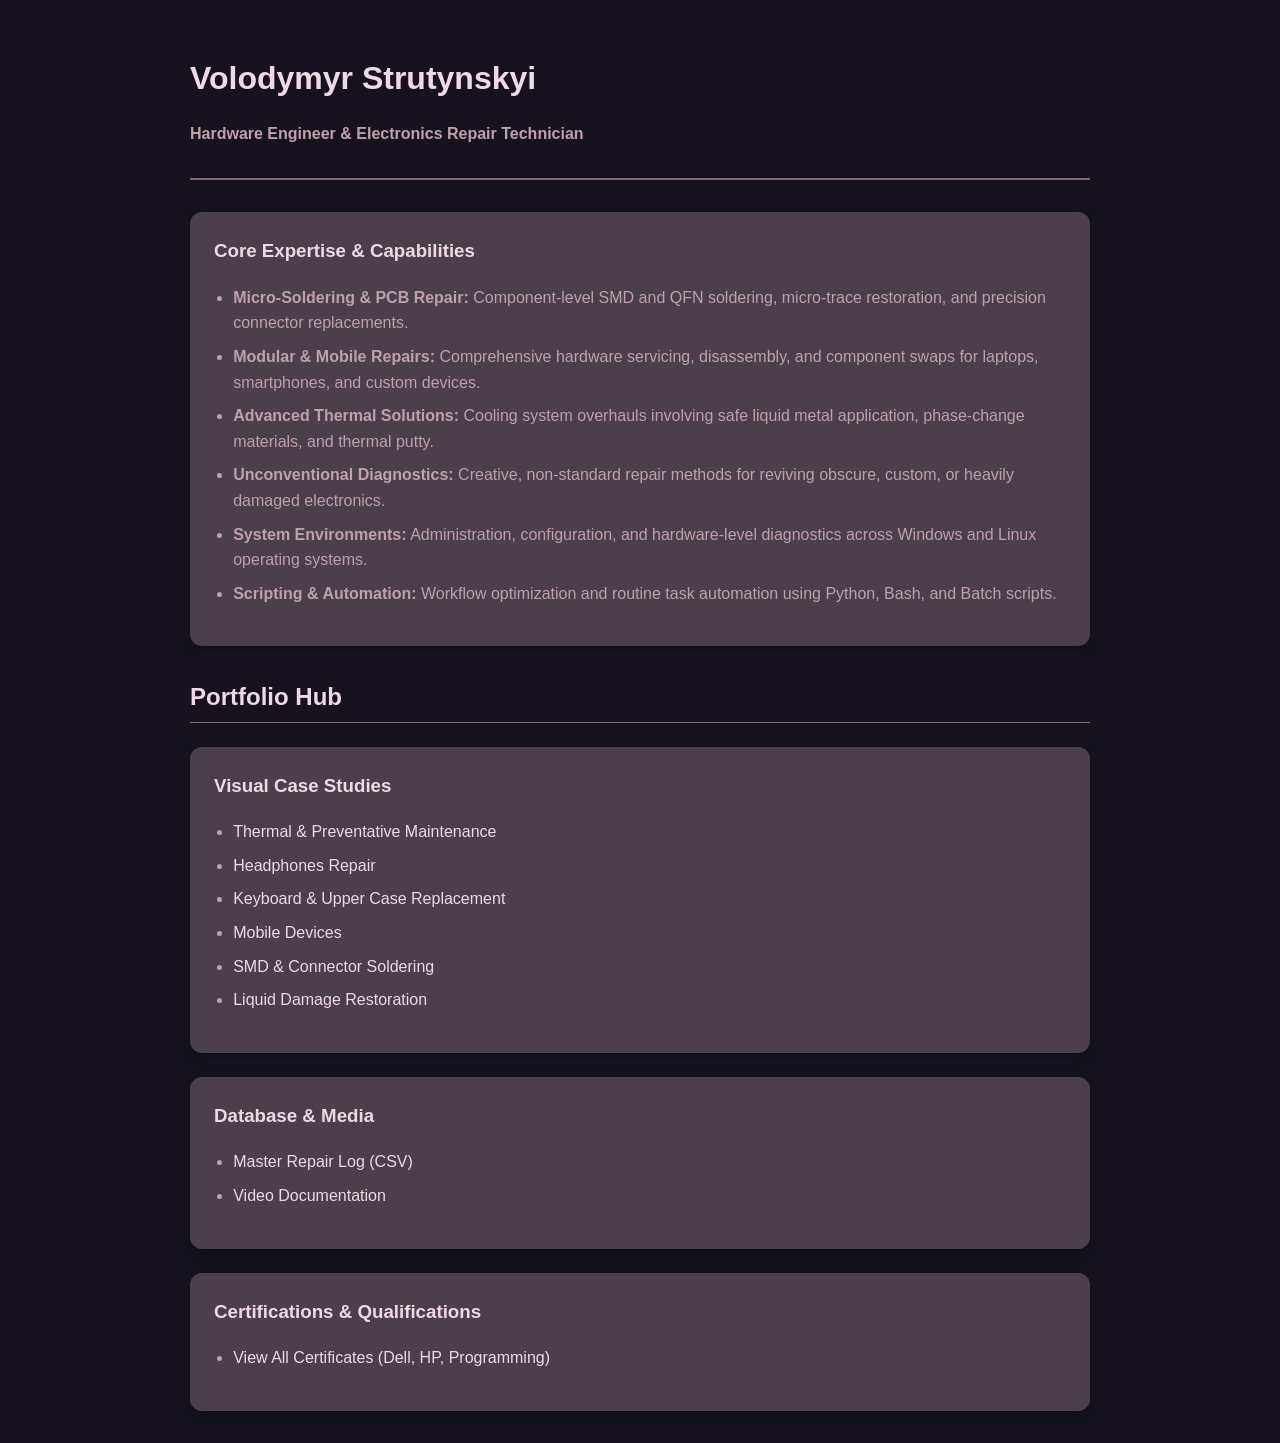
<file: index.html>
<!DOCTYPE html>
<html lang="en">
<head>
    <meta charset="UTF-8">
    <meta name="viewport" content="width=device-width, initial-scale=1.0">
    <title>Volodymyr Strutynskyi | Hardware Portfolio</title>
    <link rel="stylesheet" href="style.css">
</head>
<body>
    <header>
        <h1>Volodymyr Strutynskyi</h1>
        <p><strong>Hardware Engineer & Electronics Repair Technician</strong></p>
    </header>

    <section>
        <!-- МАСИВНИЙ БЛОК ЗІ СКІЛАМИ (Без стіни тексту) -->
        <div class="card">
            <h3>Core Expertise & Capabilities</h3>
            <ul>
                <li><strong>Micro-Soldering & PCB Repair:</strong> Component-level SMD and QFN soldering, micro-trace restoration, and precision connector replacements.</li>
                <li><strong>Modular & Mobile Repairs:</strong> Comprehensive hardware servicing, disassembly, and component swaps for laptops, smartphones, and custom devices.</li>
                <li><strong>Advanced Thermal Solutions:</strong> Cooling system overhauls involving safe liquid metal application, phase-change materials, and thermal putty.</li>
                <li><strong>Unconventional Diagnostics:</strong> Creative, non-standard repair methods for reviving obscure, custom, or heavily damaged electronics.</li>
                <li><strong>System Environments:</strong> Administration, configuration, and hardware-level diagnostics across Windows and Linux operating systems.</li>
                <li><strong>Scripting & Automation:</strong> Workflow optimization and routine task automation using Python, Bash, and Batch scripts.</li>
            </ul>
        </div>

        <h2>Portfolio Hub</h2>
        
        <div class="card">
            <h3>Visual Case Studies</h3>
            <ul>
                <li><a href="clean.html">Thermal & Preventative Maintenance</a></li>
                <li><a href="headphones.html">Headphones Repair</a></li>
                <li><a href="keyboard.html">Keyboard & Upper Case Replacement</a></li>
                <li><a href="phones.html">Mobile Devices</a></li>
                <li><a href="solder.html">SMD & Connector Soldering</a></li>
                <li><a href="water.html">Liquid Damage Restoration</a></li>
            </ul>
        </div>

        <div class="card">
            <h3>Database & Media</h3>
            <ul>
                <li><a href="https://github.com/nictonus/portfolio/blob/main/REPAIR_LOG.csv" target="_blank">Master Repair Log (CSV)</a></li>
                <li><a href="videos.html">Video Documentation</a></li>
            </ul>
        </div>

        <div class="card">
            <h3>Certifications & Qualifications</h3>
            <ul>
                <li><a href="certs.html">View All Certificates (Dell, HP, Programming)</a></li>
            </ul>
        </div>
    </section>
</body>
</html>
</file>
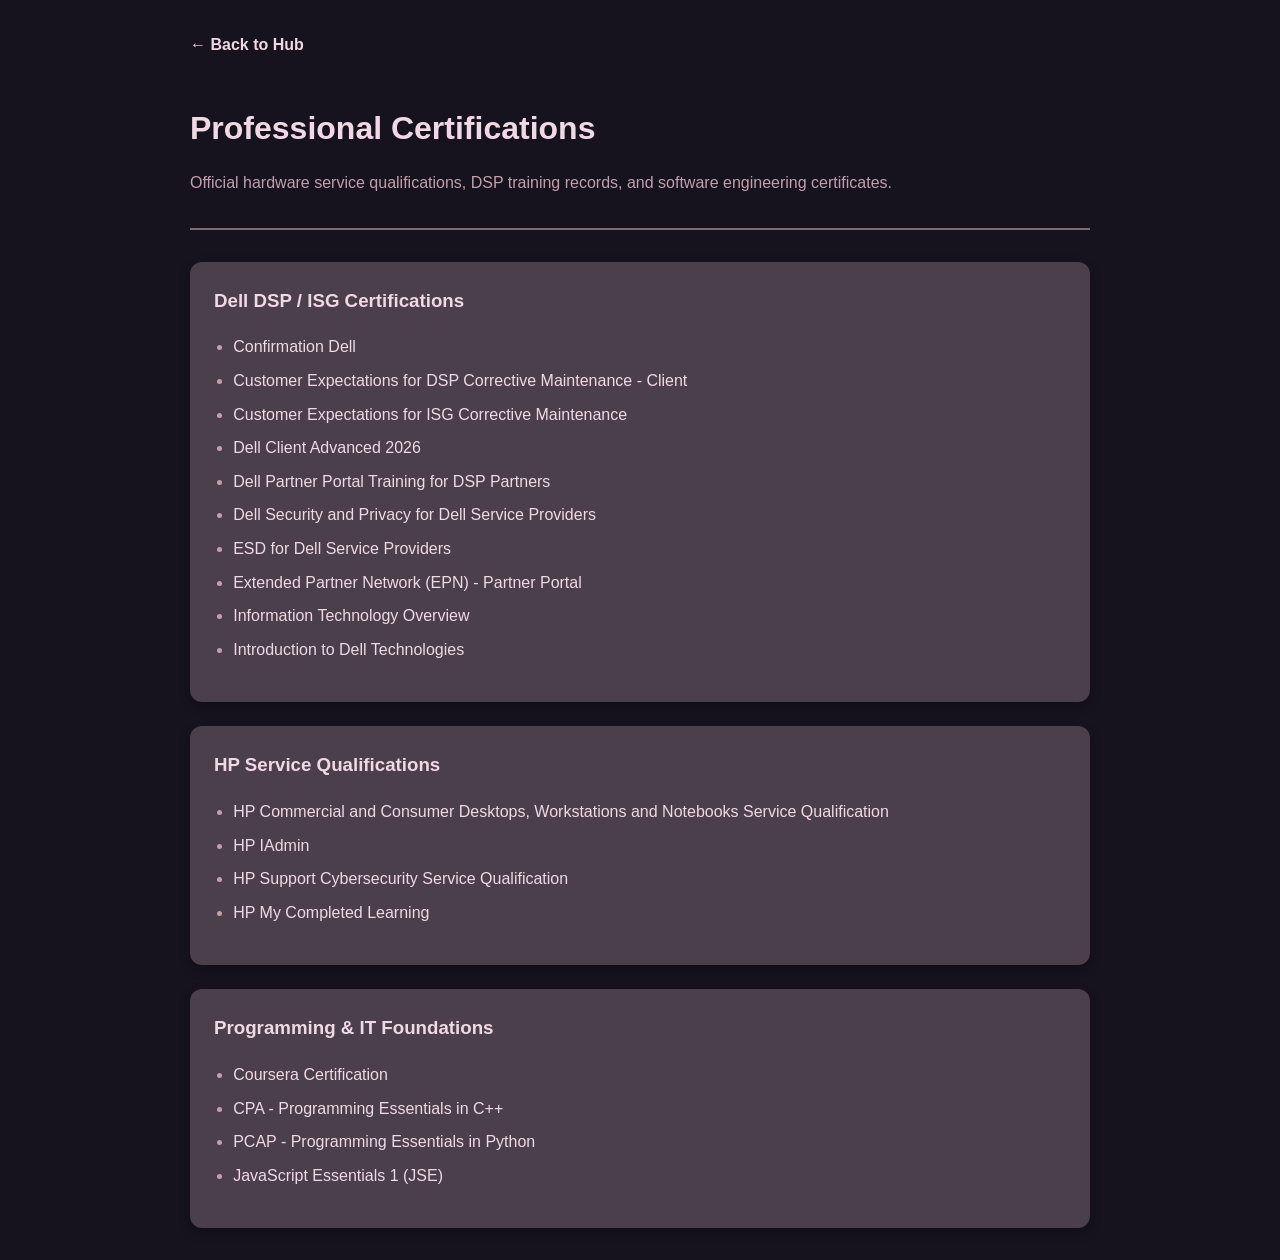
<file: certs.html>
<!DOCTYPE html>
<html lang="en">
<head>
    <meta charset="UTF-8">
    <meta name="viewport" content="width=device-width, initial-scale=1.0">
    <title>Certifications | Hardware Portfolio</title>
    <link rel="stylesheet" href="style.css">
</head>
<body>
    <a href="index.html" class="back-link">&larr; Back to Hub</a>
    
    <header>
        <h1>Professional Certifications</h1>
        <p>Official hardware service qualifications, DSP training records, and software engineering certificates.</p>
    </header>

    <section>
        <div class="card">
            <h3>Dell DSP / ISG Certifications</h3>
            <ul>
                <li><a href="pdf/dell-cer/confirmation-dell.pdf" target="_blank">Confirmation Dell</a></li>
                <li><a href="pdf/dell-cer/Customer Expectations for DSP Corrective Maintenance - Client.pdf" target="_blank">Customer Expectations for DSP Corrective Maintenance - Client</a></li>
                <li><a href="pdf/dell-cer/Customer Expectations for ISG Corrective Maintenance.pdf" target="_blank">Customer Expectations for ISG Corrective Maintenance</a></li>
                <li><a href="pdf/dell-cer/Dell Client Advanced 2026.pdf" target="_blank">Dell Client Advanced 2026</a></li>
                <li><a href="pdf/dell-cer/Dell Partner Portal Training for DSP Partners.pdf" target="_blank">Dell Partner Portal Training for DSP Partners</a></li>
                <li><a href="pdf/dell-cer/Dell Security and Privacy for Dell Service Providers.pdf" target="_blank">Dell Security and Privacy for Dell Service Providers</a></li>
                <li><a href="pdf/dell-cer/ESD for Dell Service Providers.pdf" target="_blank">ESD for Dell Service Providers</a></li>
                <li><a href="pdf/dell-cer/Extended Partner Network (EPN) - Partner Portal.pdf" target="_blank">Extended Partner Network (EPN) - Partner Portal</a></li>
                <li><a href="pdf/dell-cer/Information Technology Overview.pdf" target="_blank">Information Technology Overview</a></li>
                <li><a href="pdf/dell-cer/Introduction to Dell Technologies.pdf" target="_blank">Introduction to Dell Technologies</a></li>
            </ul>
        </div>

        <div class="card">
            <h3>HP Service Qualifications</h3>
            <ul>
                <li><a href="pdf/hp%20cer/HP Commercial and Consumer Desktops, Workstations and Notebooks Service Qualification (Ver 7.0⁄2024) - SQ24-PC.pdf" target="_blank">HP Commercial and Consumer Desktops, Workstations and Notebooks Service Qualification</a></li>
                <li><a href="pdf/hp%20cer/HPIAdmin.pdf" target="_blank">HP IAdmin</a></li>
                <li><a href="pdf/hp%20cer/HP Support Cybersecurity Service Qualification.pdf" target="_blank">HP Support Cybersecurity Service Qualification</a></li>
                <li><a href="pdf/hp%20cer/My Completed Learning.pdf" target="_blank">HP My Completed Learning</a></li>
            </ul>
        </div>

        <div class="card">
            <h3>Programming & IT Foundations</h3>
            <ul>
                <li><a href="pdf/Coursera QWB8M3UEY8JP.pdf" target="_blank">Coursera Certification</a></li>
                <li><a href="pdf/Partner: CPA - Programming%0AEssentials in C++.pdf" target="_blank">CPA - Programming Essentials in C++</a></li>
                <li><a href="pdf/Partner: PCAP - Programming%0AEssentials in Python.pdf" target="_blank">PCAP - Programming Essentials in Python</a></li>
                <li><a href="pdf/Partner: JavaScript Essentials 1 (JSE).pdf" target="_blank">JavaScript Essentials 1 (JSE)</a></li>
            </ul>
        </div>
    </section>
</body>
</html>
</file>
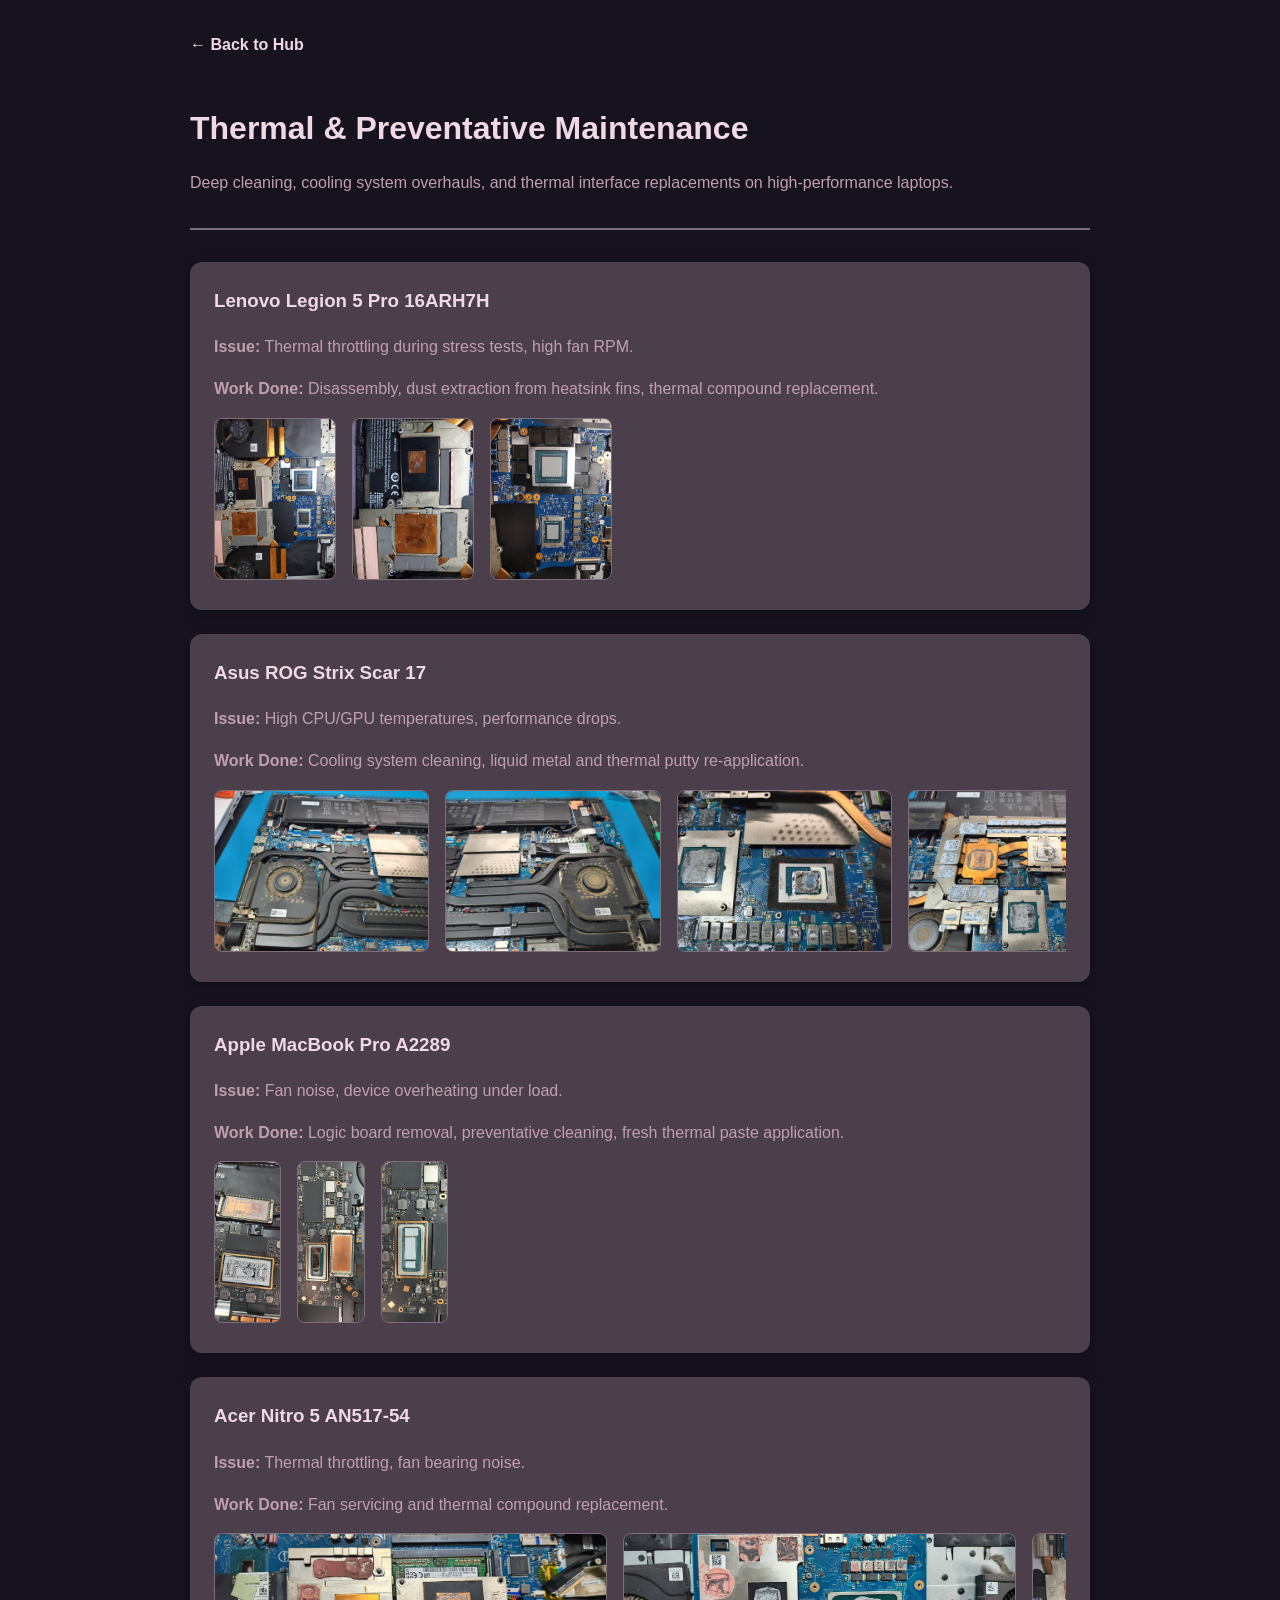
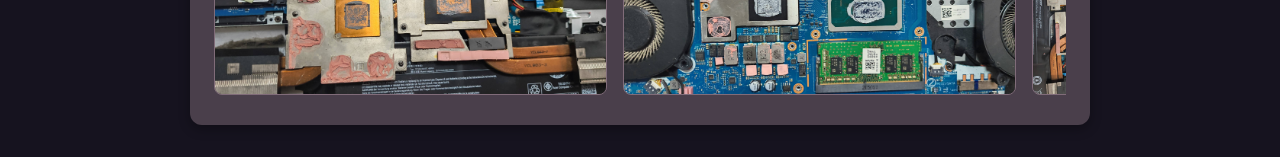
<file: clean.html>
<!DOCTYPE html>
<html lang="en">
<head>
    <meta charset="UTF-8">
    <meta name="viewport" content="width=device-width, initial-scale=1.0">
    <title>Thermal Maintenance | Hardware Portfolio</title>
    <link rel="stylesheet" href="style.css">
</head>
<body>
    <a href="index.html" class="back-link">&larr; Back to Hub</a>
    
    <header>
        <h1>Thermal & Preventative Maintenance</h1>
        <p>Deep cleaning, cooling system overhauls, and thermal interface replacements on high-performance laptops.</p>
    </header>

    <section>
        <div class="card">
            <h3>Lenovo Legion 5 Pro 16ARH7H</h3>
            <p><strong>Issue:</strong> Thermal throttling during stress tests, high fan RPM.</p>
            <p><strong>Work Done:</strong> Disassembly, dust extraction from heatsink fins, thermal compound replacement.</p>
            <div class="photo-row">
                <a href="repairs/clean/IT-14256_Lenovo Legion 5 Pro 16ARH7H/photo_1.jpg" target="_blank"><img src="repairs/clean/IT-14256_Lenovo Legion 5 Pro 16ARH7H/photo_1.jpg" alt="Legion 1"></a>
                <a href="repairs/clean/IT-14256_Lenovo Legion 5 Pro 16ARH7H/photo_2.jpg" target="_blank"><img src="repairs/clean/IT-14256_Lenovo Legion 5 Pro 16ARH7H/photo_2.jpg" alt="Legion 2"></a>
                <a href="repairs/clean/IT-14256_Lenovo Legion 5 Pro 16ARH7H/photo_3.jpg" target="_blank"><img src="repairs/clean/IT-14256_Lenovo Legion 5 Pro 16ARH7H/photo_3.jpg" alt="Legion 3"></a>
            </div>
        </div>

        <div class="card">
            <h3>Asus ROG Strix Scar 17</h3>
            <p><strong>Issue:</strong> High CPU/GPU temperatures, performance drops.</p>
            <p><strong>Work Done:</strong> Cooling system cleaning, liquid metal and thermal putty re-application.</p>
            <div class="photo-row">
                <a href="repairs/clean/IT-14397_Asus ROG Strix Scar 17/photo_1.jpg" target="_blank"><img src="repairs/clean/IT-14397_Asus ROG Strix Scar 17/photo_1.jpg" alt="Asus 1"></a>
                <a href="repairs/clean/IT-14397_Asus ROG Strix Scar 17/photo_2.jpg" target="_blank"><img src="repairs/clean/IT-14397_Asus ROG Strix Scar 17/photo_2.jpg" alt="Asus 2"></a>
                <a href="repairs/clean/IT-14397_Asus ROG Strix Scar 17/photo_3.jpg" target="_blank"><img src="repairs/clean/IT-14397_Asus ROG Strix Scar 17/photo_3.jpg" alt="Asus 3"></a>
                <a href="repairs/clean/IT-14397_Asus ROG Strix Scar 17/photo_4.jpg" target="_blank"><img src="repairs/clean/IT-14397_Asus ROG Strix Scar 17/photo_4.jpg" alt="Asus 4"></a>
                <a href="repairs/clean/IT-14397_Asus ROG Strix Scar 17/photo_5.jpg" target="_blank"><img src="repairs/clean/IT-14397_Asus ROG Strix Scar 17/photo_5.jpg" alt="Asus 5"></a>
                <a href="repairs/clean/IT-14397_Asus ROG Strix Scar 17/photo_6.jpg" target="_blank"><img src="repairs/clean/IT-14397_Asus ROG Strix Scar 17/photo_6.jpg" alt="Asus 6"></a>
                <a href="repairs/clean/IT-14397_Asus ROG Strix Scar 17/photo_7.jpg" target="_blank"><img src="repairs/clean/IT-14397_Asus ROG Strix Scar 17/photo_7.jpg" alt="Asus 7"></a>
                <a href="repairs/clean/IT-14397_Asus ROG Strix Scar 17/photo_8.jpg" target="_blank"><img src="repairs/clean/IT-14397_Asus ROG Strix Scar 17/photo_8.jpg" alt="Asus 8"></a>
                <a href="repairs/clean/IT-14397_Asus ROG Strix Scar 17/photo_9.jpg" target="_blank"><img src="repairs/clean/IT-14397_Asus ROG Strix Scar 17/photo_9.jpg" alt="Asus 9"></a>
            </div>
        </div>

        <div class="card">
            <h3>Apple MacBook Pro A2289</h3>
            <p><strong>Issue:</strong> Fan noise, device overheating under load.</p>
            <p><strong>Work Done:</strong> Logic board removal, preventative cleaning, fresh thermal paste application.</p>
            <div class="photo-row">
                <a href="repairs/clean/IT-15466_Apple A2289/photo_1.jpg" target="_blank"><img src="repairs/clean/IT-15466_Apple A2289/photo_1.jpg" alt="MacBook 1"></a>
                <a href="repairs/clean/IT-15466_Apple A2289/photo_2.jpg" target="_blank"><img src="repairs/clean/IT-15466_Apple A2289/photo_2.jpg" alt="MacBook 2"></a>
                <a href="repairs/clean/IT-15466_Apple A2289/photo_3.jpg" target="_blank"><img src="repairs/clean/IT-15466_Apple A2289/photo_3.jpg" alt="MacBook 3"></a>
            </div>
        </div>

        <div class="card">
            <h3>Acer Nitro 5 AN517-54</h3>
            <p><strong>Issue:</strong> Thermal throttling, fan bearing noise.</p>
            <p><strong>Work Done:</strong> Fan servicing and thermal compound replacement.</p>
            <div class="photo-row">
                <a href="repairs/clean/IT-15725_Acer Nitro 5 AN517-54-50ML/photo_2.jpg" target="_blank"><img src="repairs/clean/IT-15725_Acer Nitro 5 AN517-54-50ML/photo_2.jpg" alt="Acer 2"></a>
                <a href="repairs/clean/IT-15725_Acer Nitro 5 AN517-54-50ML/photo_4.jpg" target="_blank"><img src="repairs/clean/IT-15725_Acer Nitro 5 AN517-54-50ML/photo_4.jpg" alt="Acer 4"></a>
                <a href="repairs/clean/IT-15725_Acer Nitro 5 AN517-54-50ML/photo_5.jpg" target="_blank"><img src="repairs/clean/IT-15725_Acer Nitro 5 AN517-54-50ML/photo_5.jpg" alt="Acer 5"></a>
                <a href="repairs/clean/IT-15725_Acer Nitro 5 AN517-54-50ML/photo_6.jpg" target="_blank"><img src="repairs/clean/IT-15725_Acer Nitro 5 AN517-54-50ML/photo_6.jpg" alt="Acer 6"></a>
                <a href="repairs/clean/IT-15725_Acer Nitro 5 AN517-54-50ML/photo_7.jpg" target="_blank"><img src="repairs/clean/IT-15725_Acer Nitro 5 AN517-54-50ML/photo_7.jpg" alt="Acer 7"></a>
            </div>
        </div>
    </section>
</body>
</html>
</file>
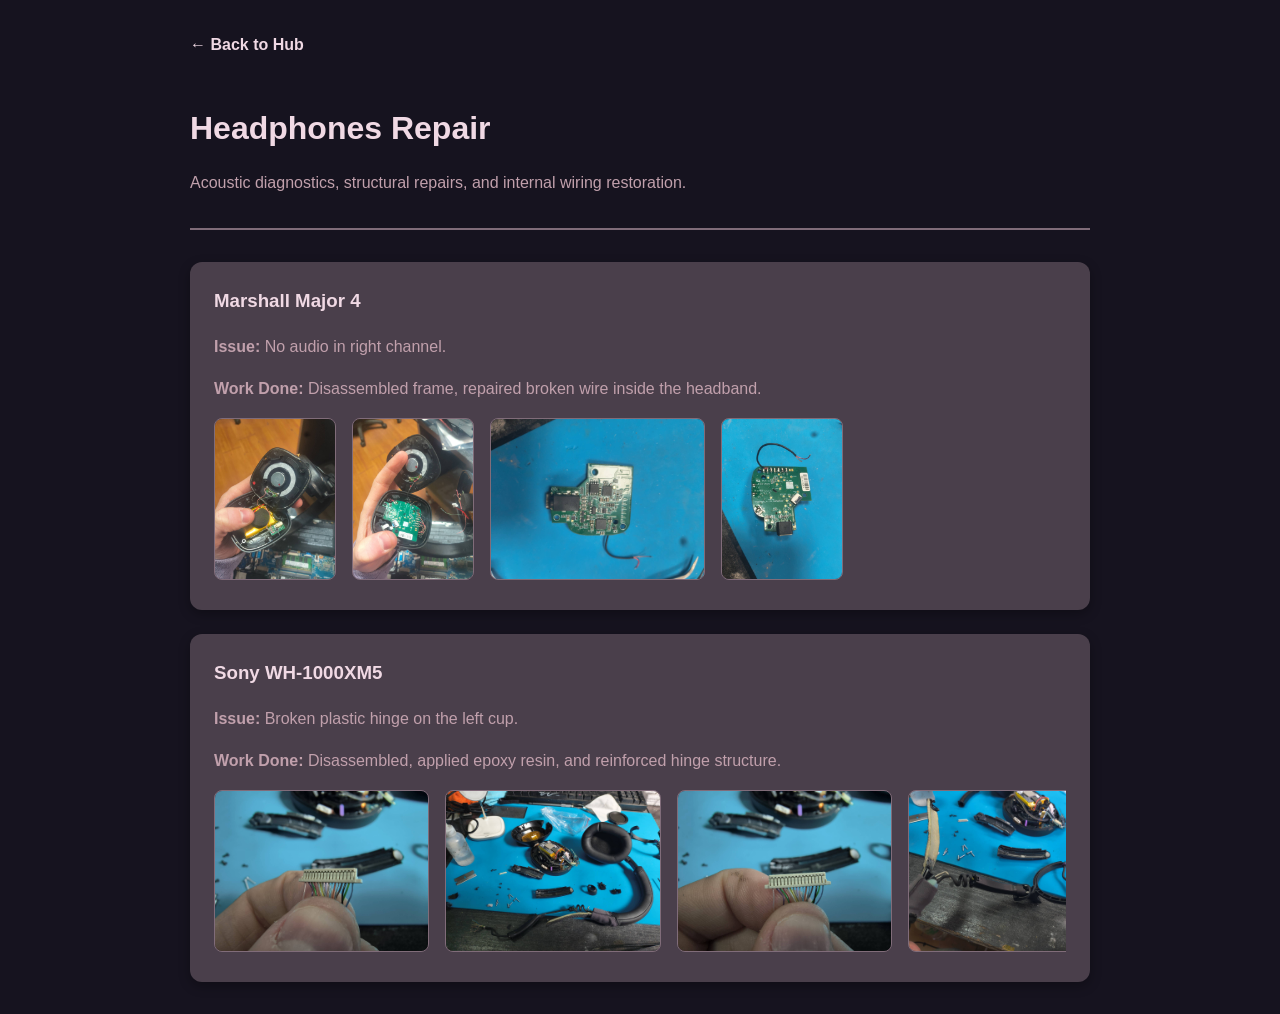
<file: headphones.html>
<!DOCTYPE html>
<html lang="en">
<head>
    <meta charset="UTF-8">
    <meta name="viewport" content="width=device-width, initial-scale=1.0">
    <title>Headphones Repair | Hardware Portfolio</title>
    <link rel="stylesheet" href="style.css">
</head>
<body>
    <a href="index.html" class="back-link">&larr; Back to Hub</a>
    
    <header>
        <h1>Headphones Repair</h1>
        <p>Acoustic diagnostics, structural repairs, and internal wiring restoration.</p>
    </header>

    <section>
        <div class="card">
            <h3>Marshall Major 4</h3>
            <p><strong>Issue:</strong> No audio in right channel.</p>
            <p><strong>Work Done:</strong> Disassembled frame, repaired broken wire inside the headband.</p>
            <div class="photo-row">
                <a href="repairs/headphones/IT-13933_Marshall Major 4/photo_1.jpg" target="_blank"><img src="repairs/headphones/IT-13933_Marshall Major 4/photo_1.jpg" alt="Marshall 1"></a>
                <a href="repairs/headphones/IT-13933_Marshall Major 4/photo_2.jpg" target="_blank"><img src="repairs/headphones/IT-13933_Marshall Major 4/photo_2.jpg" alt="Marshall 2"></a>
                <a href="repairs/headphones/IT-13933_Marshall Major 4/photo_3.jpg" target="_blank"><img src="repairs/headphones/IT-13933_Marshall Major 4/photo_3.jpg" alt="Marshall 3"></a>
                <a href="repairs/headphones/IT-13933_Marshall Major 4/photo_4.jpg" target="_blank"><img src="repairs/headphones/IT-13933_Marshall Major 4/photo_4.jpg" alt="Marshall 4"></a>
            </div>
        </div>

        <div class="card">
            <h3>Sony WH-1000XM5</h3>
            <p><strong>Issue:</strong> Broken plastic hinge on the left cup.</p>
            <p><strong>Work Done:</strong> Disassembled, applied epoxy resin, and reinforced hinge structure.</p>
            <div class="photo-row">
                <a href="repairs/headphones/IT-14802_sony WH-1000XM5/photo_1.jpg" target="_blank"><img src="repairs/headphones/IT-14802_sony WH-1000XM5/photo_1.jpg" alt="Sony 1"></a>
                <a href="repairs/headphones/IT-14802_sony WH-1000XM5/photo_2.jpg" target="_blank"><img src="repairs/headphones/IT-14802_sony WH-1000XM5/photo_2.jpg" alt="Sony 2"></a>
                <a href="repairs/headphones/IT-14802_sony WH-1000XM5/photo_3.jpg" target="_blank"><img src="repairs/headphones/IT-14802_sony WH-1000XM5/photo_3.jpg" alt="Sony 3"></a>
                <a href="repairs/headphones/IT-14802_sony WH-1000XM5/photo_4.jpg" target="_blank"><img src="repairs/headphones/IT-14802_sony WH-1000XM5/photo_4.jpg" alt="Sony 4"></a>
            </div>
        </div>
    </section>
</body>
</html>
</file>
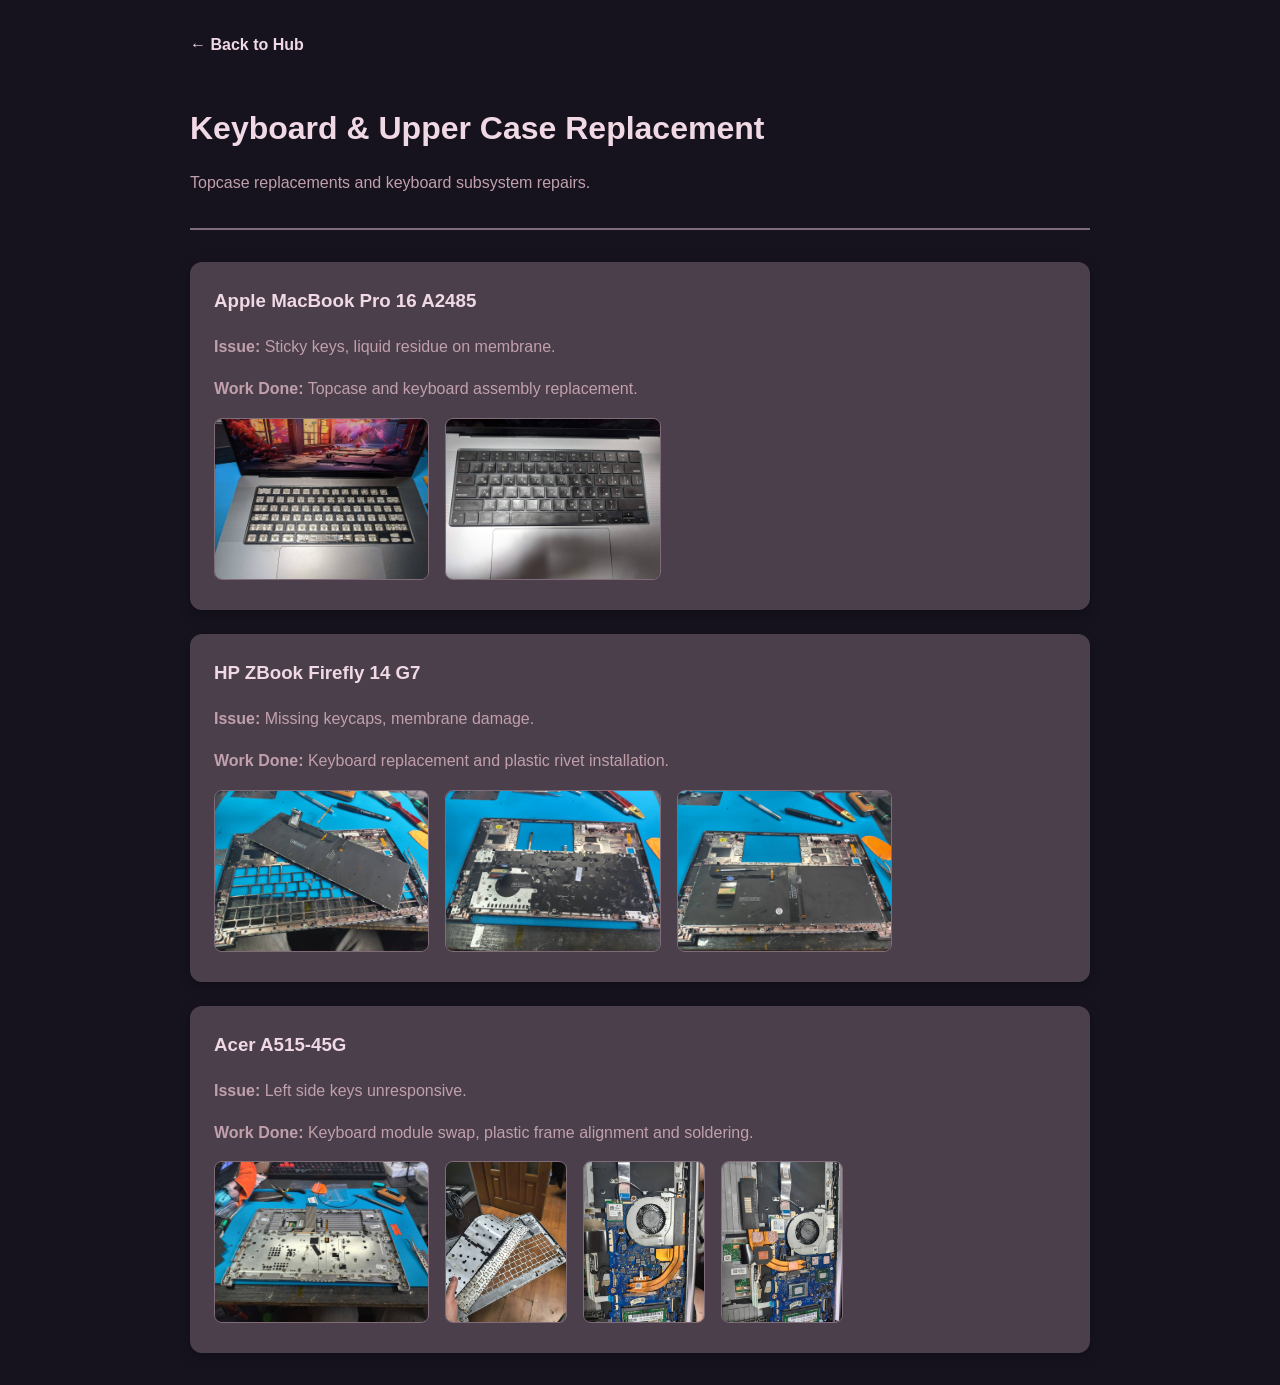
<file: keyboard.html>
<!DOCTYPE html>
<html lang="en">
<head>
    <meta charset="UTF-8">
    <meta name="viewport" content="width=device-width, initial-scale=1.0">
    <title>Keyboard & Topcase | Hardware Portfolio</title>
    <link rel="stylesheet" href="style.css">
</head>
<body>
    <a href="index.html" class="back-link">&larr; Back to Hub</a>
    
    <header>
        <h1>Keyboard & Upper Case Replacement</h1>
        <p>Topcase replacements and keyboard subsystem repairs.</p>
    </header>

    <section>
        <div class="card">
            <h3>Apple MacBook Pro 16 A2485</h3>
            <p><strong>Issue:</strong> Sticky keys, liquid residue on membrane.</p>
            <p><strong>Work Done:</strong> Topcase and keyboard assembly replacement.</p>
            <div class="photo-row">
                <a href="repairs/keyboard/IT-010412_Apple A2485/photo_1.jpg" target="_blank"><img src="repairs/keyboard/IT-010412_Apple A2485/photo_1.jpg" alt="MacBook 1"></a>
                <a href="repairs/keyboard/IT-010412_Apple A2485/photo_2.jpg" target="_blank"><img src="repairs/keyboard/IT-010412_Apple A2485/photo_2.jpg" alt="MacBook 2"></a>
            </div>
        </div>

        <div class="card">
            <h3>HP ZBook Firefly 14 G7</h3>
            <p><strong>Issue:</strong> Missing keycaps, membrane damage.</p>
            <p><strong>Work Done:</strong> Keyboard replacement and plastic rivet installation.</p>
            <div class="photo-row">
                <a href="repairs/keyboard/IT-14953_Hp ZBook Firefly 14 G7/photo_1.jpg" target="_blank"><img src="repairs/keyboard/IT-14953_Hp ZBook Firefly 14 G7/photo_1.jpg" alt="ZBook 1"></a>
                <a href="repairs/keyboard/IT-14953_Hp ZBook Firefly 14 G7/photo_2.jpg" target="_blank"><img src="repairs/keyboard/IT-14953_Hp ZBook Firefly 14 G7/photo_2.jpg" alt="ZBook 2"></a>
                <a href="repairs/keyboard/IT-14953_Hp ZBook Firefly 14 G7/photo_3.jpg" target="_blank"><img src="repairs/keyboard/IT-14953_Hp ZBook Firefly 14 G7/photo_3.jpg" alt="ZBook 3"></a>
            </div>
        </div>

        <div class="card">
            <h3>Acer A515-45G</h3>
            <p><strong>Issue:</strong> Left side keys unresponsive.</p>
            <p><strong>Work Done:</strong> Keyboard module swap, plastic frame alignment and soldering.</p>
            <div class="photo-row">
                <a href="repairs/keyboard/IT-15014_Acer A515-45G/photo_1.jpg" target="_blank"><img src="repairs/keyboard/IT-15014_Acer A515-45G/photo_1.jpg" alt="Acer 1"></a>
                <a href="repairs/keyboard/IT-15014_Acer A515-45G/photo_2.jpg" target="_blank"><img src="repairs/keyboard/IT-15014_Acer A515-45G/photo_2.jpg" alt="Acer 2"></a>
                <a href="repairs/keyboard/IT-15014_Acer A515-45G/photo_3.jpg" target="_blank"><img src="repairs/keyboard/IT-15014_Acer A515-45G/photo_3.jpg" alt="Acer 3"></a>
                <a href="repairs/keyboard/IT-15014_Acer A515-45G/photo_4.jpg" target="_blank"><img src="repairs/keyboard/IT-15014_Acer A515-45G/photo_4.jpg" alt="Acer 4"></a>
            </div>
        </div>
    </section>
</body>
</html>
</file>
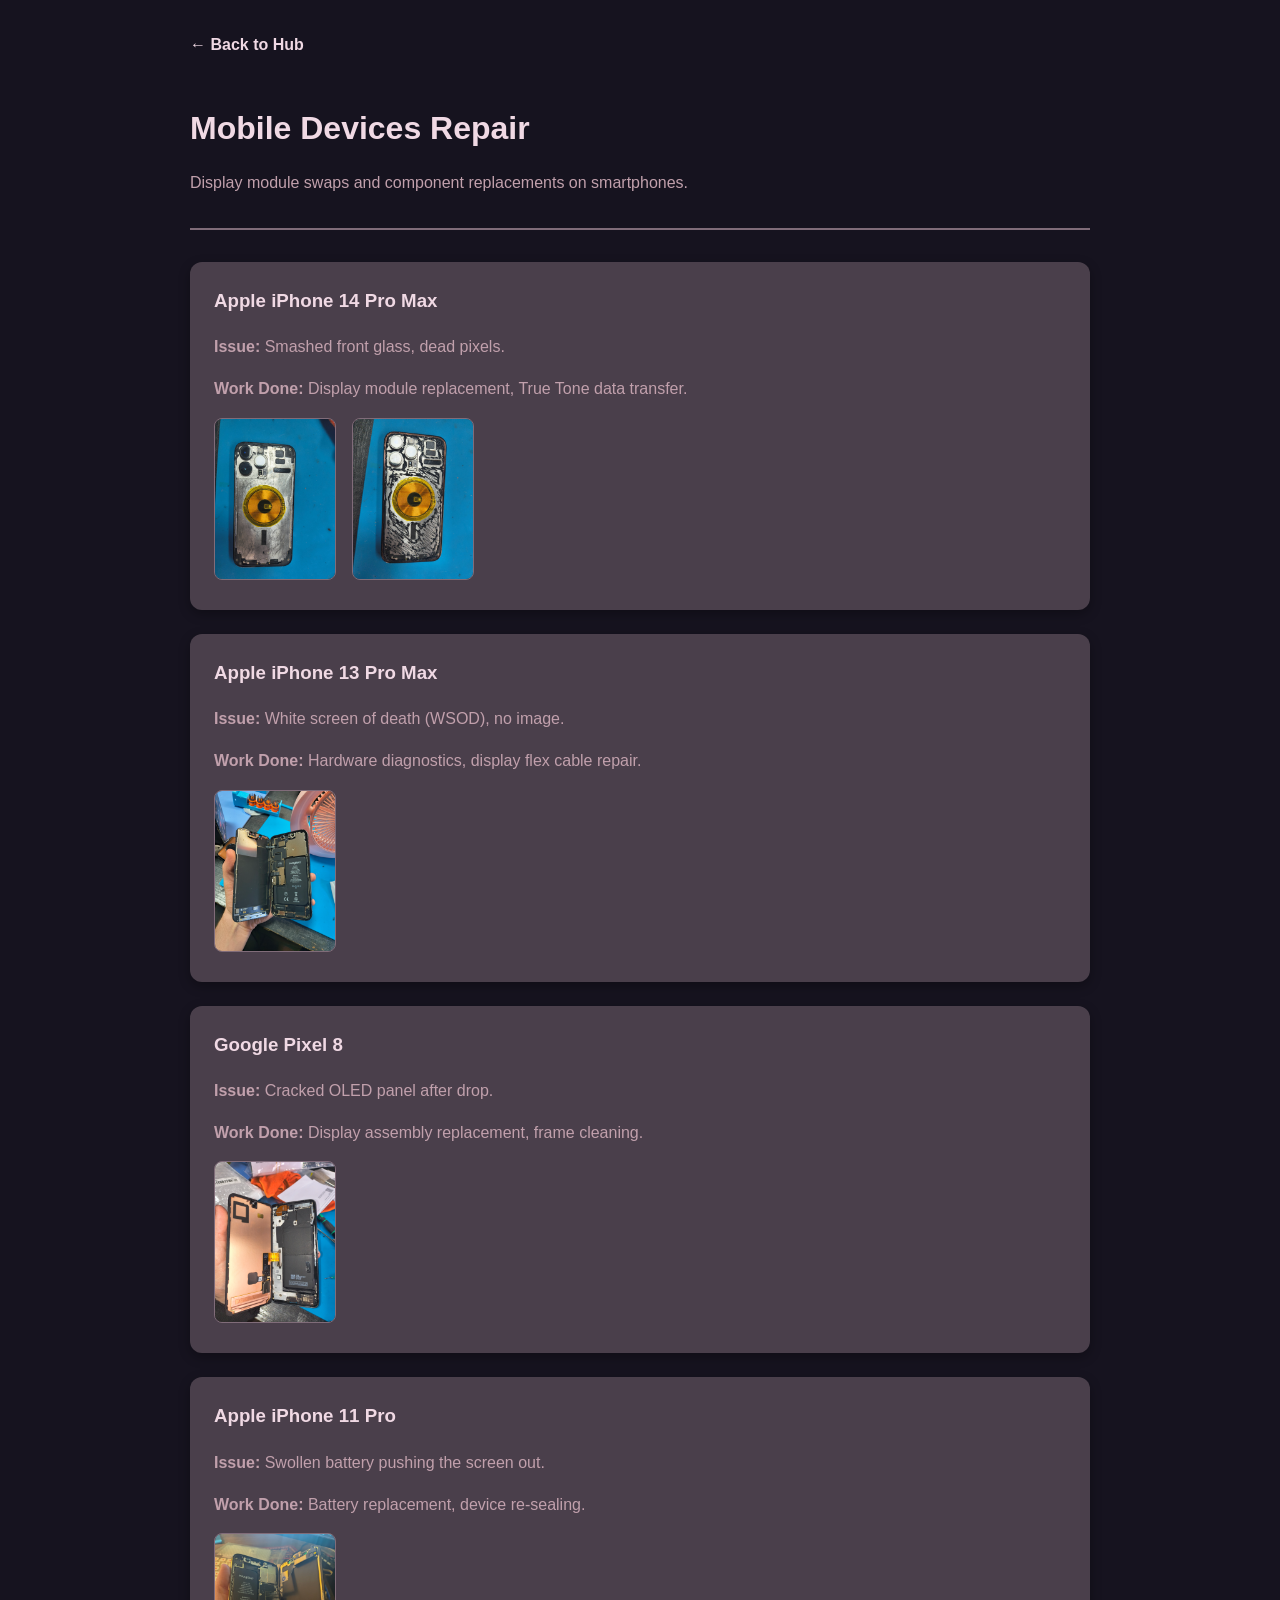
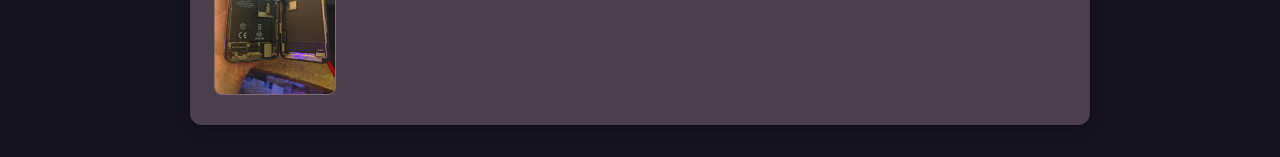
<file: phones.html>
<!DOCTYPE html>
<html lang="en">
<head>
    <meta charset="UTF-8">
    <meta name="viewport" content="width=device-width, initial-scale=1.0">
    <title>Mobile Devices | Hardware Portfolio</title>
    <link rel="stylesheet" href="style.css">
</head>
<body>
    <a href="index.html" class="back-link">&larr; Back to Hub</a>
    
    <header>
        <h1>Mobile Devices Repair</h1>
        <p>Display module swaps and component replacements on smartphones.</p>
    </header>

    <section>
        <div class="card">
            <h3>Apple iPhone 14 Pro Max</h3>
            <p><strong>Issue:</strong> Smashed front glass, dead pixels.</p>
            <p><strong>Work Done:</strong> Display module replacement, True Tone data transfer.</p>
            <div class="photo-row">
                <a href="repairs/phones/IT-15400_Apple 14 pro max/photo_1.jpg" target="_blank"><img src="repairs/phones/IT-15400_Apple 14 pro max/photo_1.jpg" alt="iPhone 14 PM 1"></a>
                <a href="repairs/phones/IT-15400_Apple 14 pro max/photo_2.jpg" target="_blank"><img src="repairs/phones/IT-15400_Apple 14 pro max/photo_2.jpg" alt="iPhone 14 PM 2"></a>
            </div>
        </div>

        <div class="card">
            <h3>Apple iPhone 13 Pro Max</h3>
            <p><strong>Issue:</strong> White screen of death (WSOD), no image.</p>
            <p><strong>Work Done:</strong> Hardware diagnostics, display flex cable repair.</p>
            <div class="photo-row">
                <a href="repairs/phones/IT-154011_Apple iPhone 13 Pro Max/IMG_20260811_142927783_HDR.jpg" target="_blank"><img src="repairs/phones/IT-154011_Apple iPhone 13 Pro Max/IMG_20260811_142927783_HDR.jpg" alt="iPhone 13 PM"></a>
            </div>
        </div>

        <div class="card">
            <h3>Google Pixel 8</h3>
            <p><strong>Issue:</strong> Cracked OLED panel after drop.</p>
            <p><strong>Work Done:</strong> Display assembly replacement, frame cleaning.</p>
            <div class="photo-row">
                <a href="repairs/phones/IT-154015_Google Pixel 8/IMG_20260707_122137447.jpg" target="_blank"><img src="repairs/phones/IT-154015_Google Pixel 8/IMG_20260707_122137447.jpg" alt="Pixel 8"></a>
            </div>
        </div>

        <div class="card">
            <h3>Apple iPhone 11 Pro</h3>
            <p><strong>Issue:</strong> Swollen battery pushing the screen out.</p>
            <p><strong>Work Done:</strong> Battery replacement, device re-sealing.</p>
            <div class="photo-row">
                <a href="repairs/phones/IT-154028_Apple iPhone 11 Pro/IMG_20260710_000212719_HDR.jpg" target="_blank"><img src="repairs/phones/IT-154028_Apple iPhone 11 Pro/IMG_20260710_000212719_HDR.jpg" alt="iPhone 11 Pro"></a>
            </div>
        </div>
    </section>
</body>
</html>
</file>
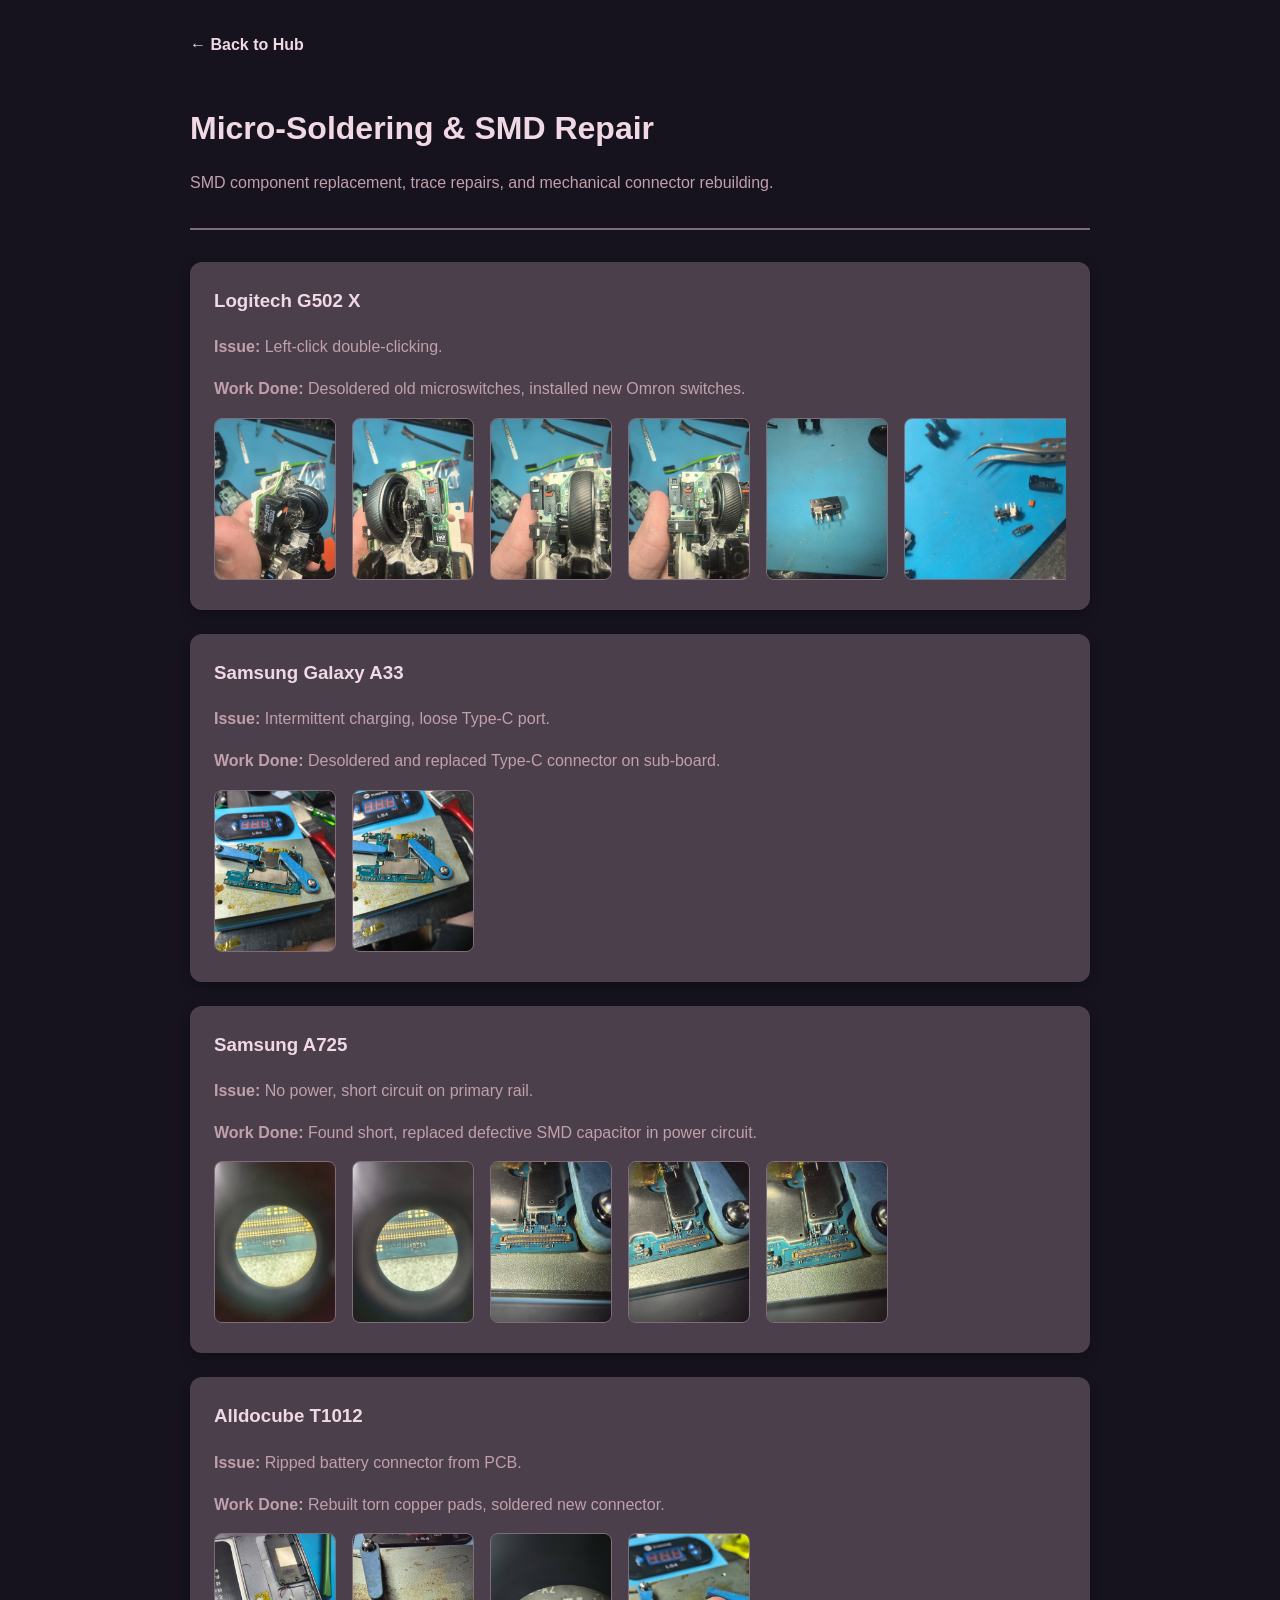
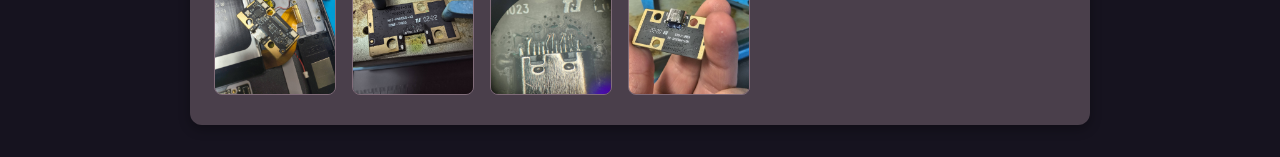
<file: solder.html>
<!DOCTYPE html>
<html lang="en">
<head>
    <meta charset="UTF-8">
    <meta name="viewport" content="width=device-width, initial-scale=1.0">
    <title>SMD Soldering | Hardware Portfolio</title>
    <link rel="stylesheet" href="style.css">
</head>
<body>
    <a href="index.html" class="back-link">&larr; Back to Hub</a>
    
    <header>
        <h1>Micro-Soldering & SMD Repair</h1>
        <p>SMD component replacement, trace repairs, and mechanical connector rebuilding.</p>
    </header>

    <section>
        <div class="card">
            <h3>Logitech G502 X</h3>
            <p><strong>Issue:</strong> Left-click double-clicking.</p>
            <p><strong>Work Done:</strong> Desoldered old microswitches, installed new Omron switches.</p>
            <div class="photo-row">
                <a href="repairs/solder/IT-14133_Logitech G502 X/photo_1.jpg" target="_blank"><img src="repairs/solder/IT-14133_Logitech G502 X/photo_1.jpg" alt="G502 1"></a>
                <a href="repairs/solder/IT-14133_Logitech G502 X/photo_2.jpg" target="_blank"><img src="repairs/solder/IT-14133_Logitech G502 X/photo_2.jpg" alt="G502 2"></a>
                <a href="repairs/solder/IT-14133_Logitech G502 X/photo_3.jpg" target="_blank"><img src="repairs/solder/IT-14133_Logitech G502 X/photo_3.jpg" alt="G502 3"></a>
                <a href="repairs/solder/IT-14133_Logitech G502 X/photo_4.jpg" target="_blank"><img src="repairs/solder/IT-14133_Logitech G502 X/photo_4.jpg" alt="G502 4"></a>
                <a href="repairs/solder/IT-14133_Logitech G502 X/photo_5.jpg" target="_blank"><img src="repairs/solder/IT-14133_Logitech G502 X/photo_5.jpg" alt="G502 5"></a>
                <a href="repairs/solder/IT-14133_Logitech G502 X/photo_6.jpg" target="_blank"><img src="repairs/solder/IT-14133_Logitech G502 X/photo_6.jpg" alt="G502 6"></a>
                <a href="repairs/solder/IT-14133_Logitech G502 X/photo_7.jpg" target="_blank"><img src="repairs/solder/IT-14133_Logitech G502 X/photo_7.jpg" alt="G502 7"></a>
                <a href="repairs/solder/IT-14133_Logitech G502 X/photo_8.jpg" target="_blank"><img src="repairs/solder/IT-14133_Logitech G502 X/photo_8.jpg" alt="G502 8"></a>
                <a href="repairs/solder/IT-14133_Logitech G502 X/photo_9.jpg" target="_blank"><img src="repairs/solder/IT-14133_Logitech G502 X/photo_9.jpg" alt="G502 9"></a>
                <a href="repairs/solder/IT-14133_Logitech G502 X/photo_10.jpg" target="_blank"><img src="repairs/solder/IT-14133_Logitech G502 X/photo_10.jpg" alt="G502 10"></a>
            </div>
        </div>

        <div class="card">
            <h3>Samsung Galaxy A33</h3>
            <p><strong>Issue:</strong> Intermittent charging, loose Type-C port.</p>
            <p><strong>Work Done:</strong> Desoldered and replaced Type-C connector on sub-board.</p>
            <div class="photo-row">
                <a href="repairs/solder/IT-14955_Samsung SM-A336B_DSN/photo_1.jpg" target="_blank"><img src="repairs/solder/IT-14955_Samsung SM-A336B_DSN/photo_1.jpg" alt="A33 1"></a>
                <a href="repairs/solder/IT-14955_Samsung SM-A336B_DSN/photo_2.jpg" target="_blank"><img src="repairs/solder/IT-14955_Samsung SM-A336B_DSN/photo_2.jpg" alt="A33 2"></a>
            </div>
        </div>

        <div class="card">
            <h3>Samsung A725</h3>
            <p><strong>Issue:</strong> No power, short circuit on primary rail.</p>
            <p><strong>Work Done:</strong> Found short, replaced defective SMD capacitor in power circuit.</p>
            <div class="photo-row">
                <a href="repairs/solder/IT-15355_Samsung A725/photo_1.jpg" target="_blank"><img src="repairs/solder/IT-15355_Samsung A725/photo_1.jpg" alt="A725 1"></a>
                <a href="repairs/solder/IT-15355_Samsung A725/photo_2.jpg" target="_blank"><img src="repairs/solder/IT-15355_Samsung A725/photo_2.jpg" alt="A725 2"></a>
                <a href="repairs/solder/IT-15355_Samsung A725/photo_3.jpg" target="_blank"><img src="repairs/solder/IT-15355_Samsung A725/photo_3.jpg" alt="A725 3"></a>
                <a href="repairs/solder/IT-15355_Samsung A725/photo_4.jpg" target="_blank"><img src="repairs/solder/IT-15355_Samsung A725/photo_4.jpg" alt="A725 4"></a>
                <a href="repairs/solder/IT-15355_Samsung A725/photo_5.jpg" target="_blank"><img src="repairs/solder/IT-15355_Samsung A725/photo_5.jpg" alt="A725 5"></a>
            </div>
        </div>

        <div class="card">
            <h3>Alldocube T1012</h3>
            <p><strong>Issue:</strong> Ripped battery connector from PCB.</p>
            <p><strong>Work Done:</strong> Rebuilt torn copper pads, soldered new connector.</p>
            <div class="photo-row">
                <a href="repairs/solder/IT-15561_Alldocube T1012/photo_1.jpg" target="_blank"><img src="repairs/solder/IT-15561_Alldocube T1012/photo_1.jpg" alt="Alldocube 1"></a>
                <a href="repairs/solder/IT-15561_Alldocube T1012/photo_2.jpg" target="_blank"><img src="repairs/solder/IT-15561_Alldocube T1012/photo_2.jpg" alt="Alldocube 2"></a>
                <a href="repairs/solder/IT-15561_Alldocube T1012/photo_3.jpg" target="_blank"><img src="repairs/solder/IT-15561_Alldocube T1012/photo_3.jpg" alt="Alldocube 3"></a>
                <a href="repairs/solder/IT-15561_Alldocube T1012/photo_4.jpg" target="_blank"><img src="repairs/solder/IT-15561_Alldocube T1012/photo_4.jpg" alt="Alldocube 4"></a>
            </div>
        </div>
    </section>
</body>
</html>
</file>
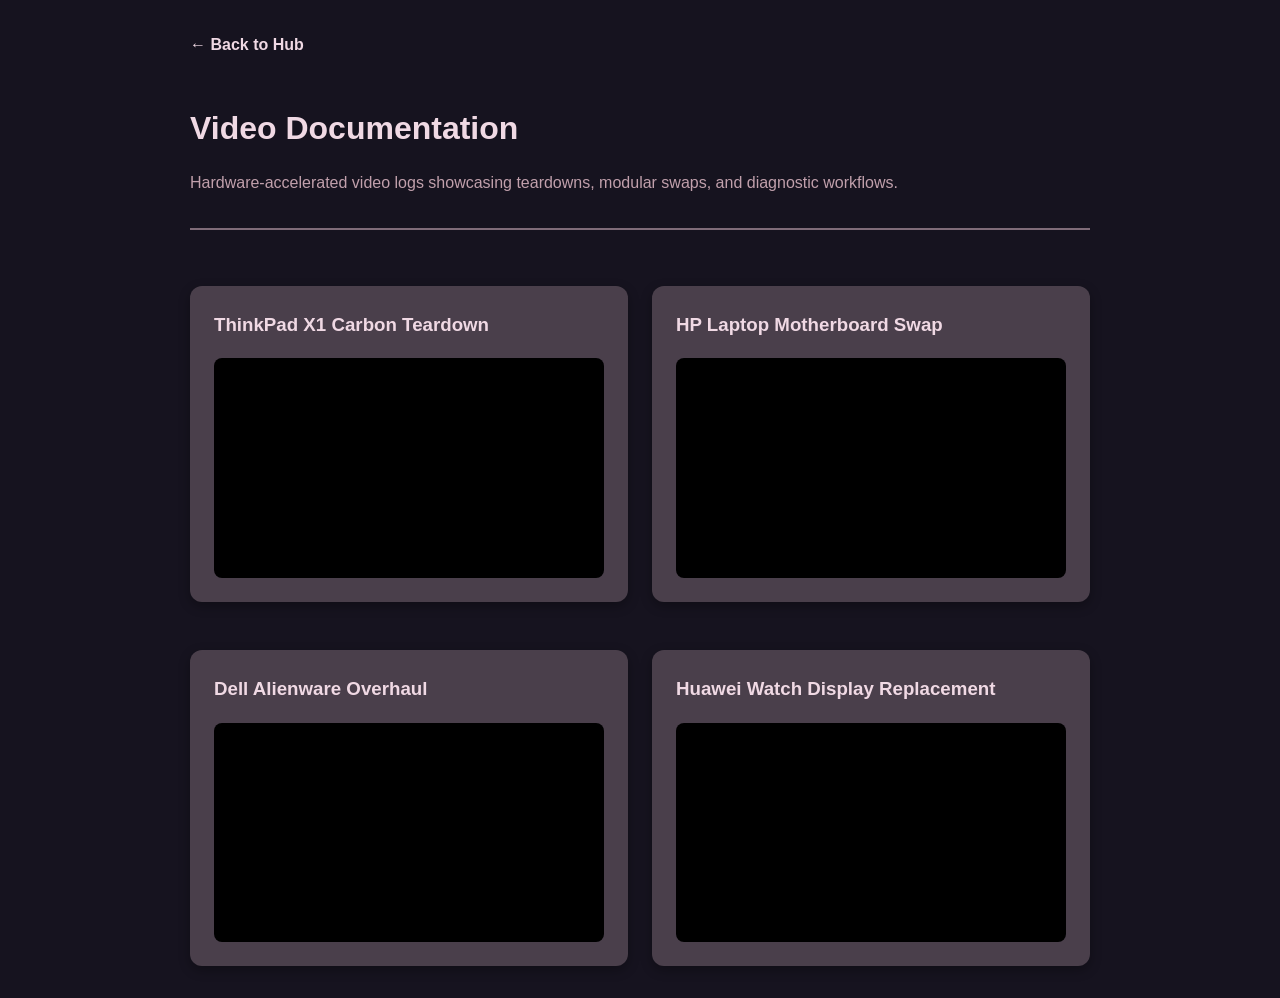
<file: videos.html>
<!DOCTYPE html>
<html lang="en">
<head>
    <meta charset="UTF-8">
    <meta name="viewport" content="width=device-width, initial-scale=1.0">
    <title>Video Documentation | Hardware Portfolio</title>
    <link rel="stylesheet" href="style.css">
</head>
<body>
    <a href="index.html" class="back-link">&larr; Back to Hub</a>
    
    <header>
        <h1>Video Documentation</h1>
        <p>Hardware-accelerated video logs showcasing teardowns, modular swaps, and diagnostic workflows.</p>
    </header>

    <section>
        <div class="video-grid">
            <div class="card">
                <h3>ThinkPad X1 Carbon Teardown</h3>
                <div class="video-container">
                    <iframe src="https://www.youtube.com/embed/hgtKXzz7p6E" allowfullscreen></iframe>
                </div>
            </div>
            
            <div class="card">
                <h3>HP Laptop Motherboard Swap</h3>
                <div class="video-container">
                    <iframe src="https://www.youtube.com/embed/5kQAwf0S46o" allowfullscreen></iframe>
                </div>
            </div>

            <div class="card">
                <h3>Dell Alienware Overhaul</h3>
                <div class="video-container">
                    <iframe src="https://www.youtube.com/embed/hhrDcUSg-yI" allowfullscreen></iframe>
                </div>
            </div>

            <div class="card">
                <h3>Huawei Watch Display Replacement</h3>
                <div class="video-container">
                    <iframe src="https://www.youtube.com/embed/d6Q6rrCIL6c" allowfullscreen></iframe>
                </div>
            </div>
        </div>
    </section>
</body>
</html>
</file>
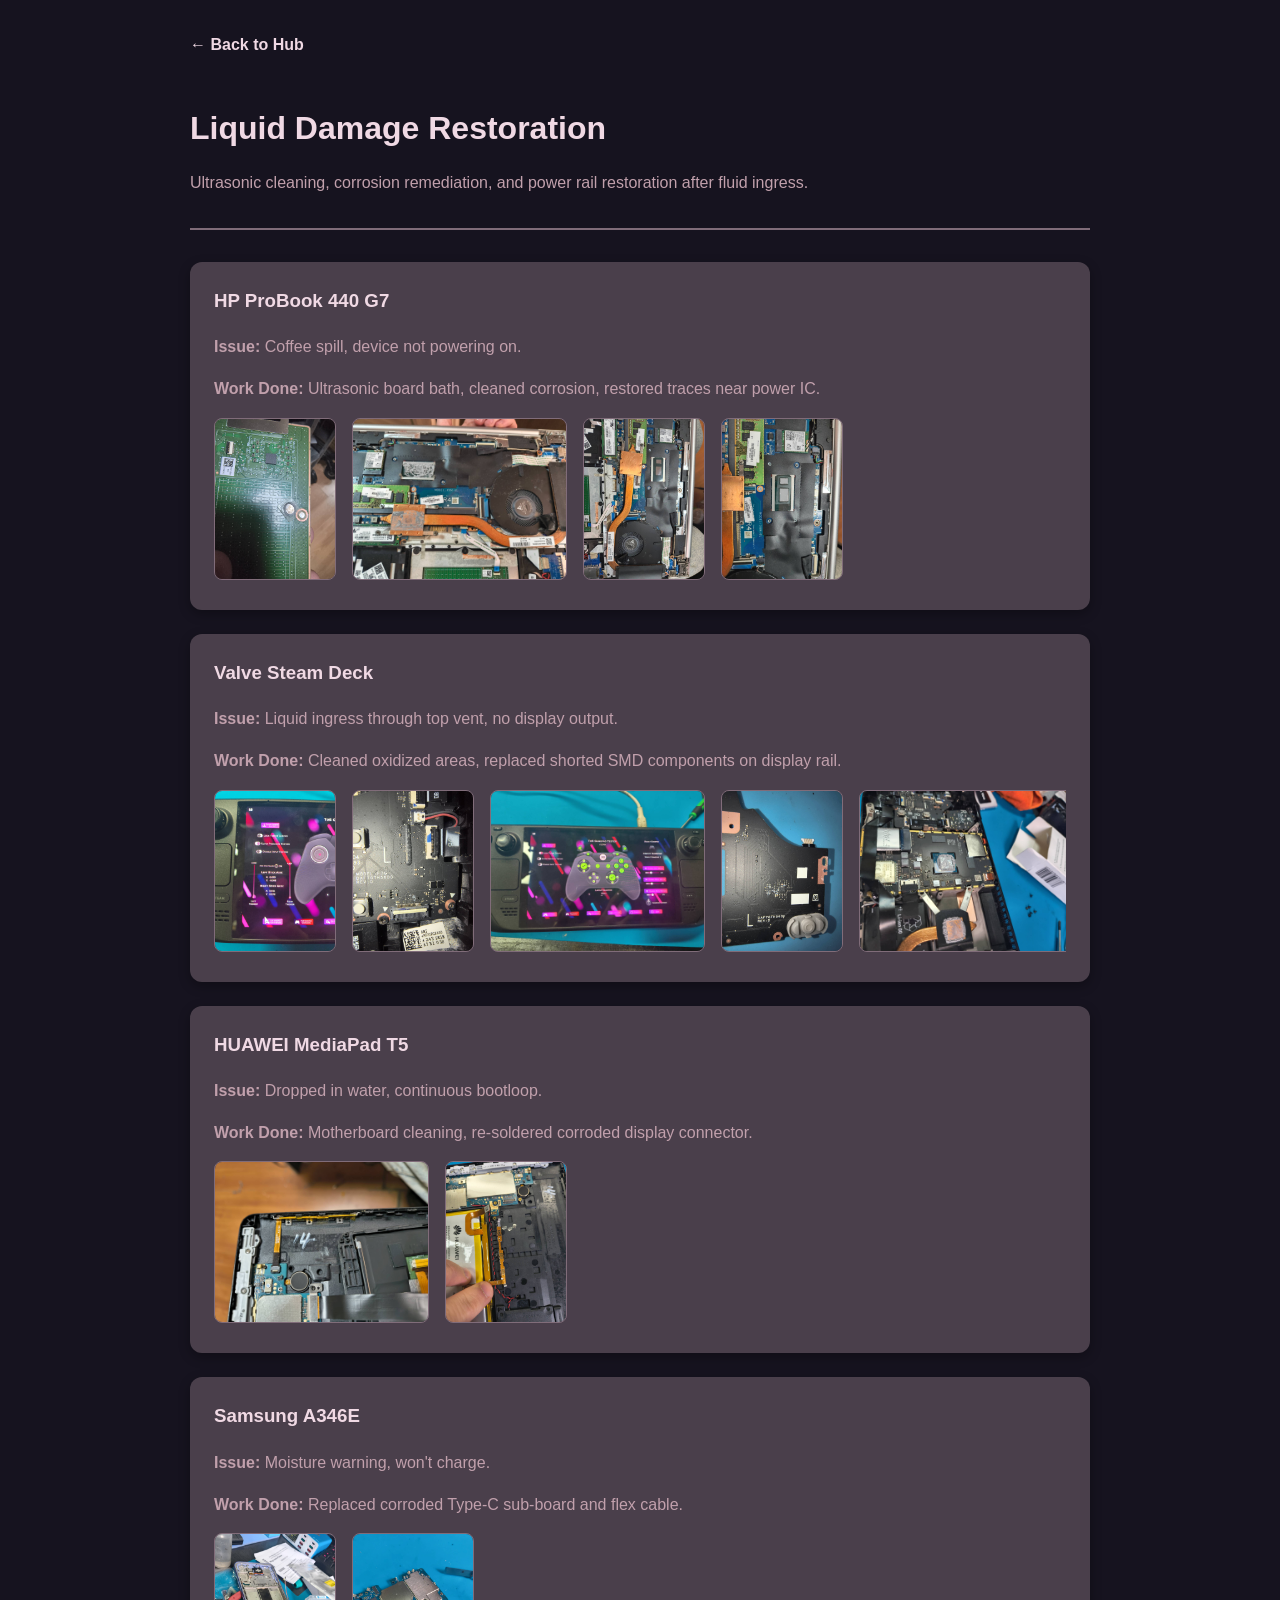
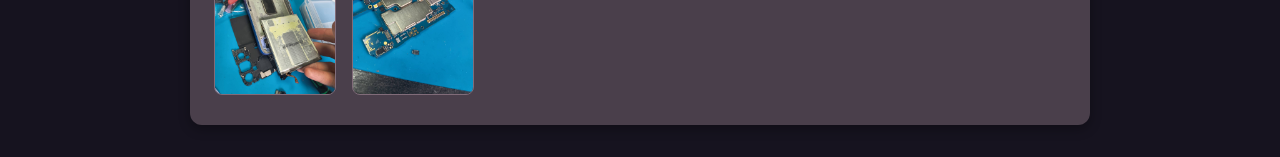
<file: water.html>
<!DOCTYPE html>
<html lang="en">
<head>
    <meta charset="UTF-8">
    <meta name="viewport" content="width=device-width, initial-scale=1.0">
    <title>Liquid Damage | Hardware Portfolio</title>
    <link rel="stylesheet" href="style.css">
</head>
<body>
    <a href="index.html" class="back-link">&larr; Back to Hub</a>
    
    <header>
        <h1>Liquid Damage Restoration</h1>
        <p>Ultrasonic cleaning, corrosion remediation, and power rail restoration after fluid ingress.</p>
    </header>

    <section>
        <div class="card">
            <h3>HP ProBook 440 G7</h3>
            <p><strong>Issue:</strong> Coffee spill, device not powering on.</p>
            <p><strong>Work Done:</strong> Ultrasonic board bath, cleaned corrosion, restored traces near power IC.</p>
            <div class="photo-row">
                <a href="repairs/water/IT-14532_Hp Probook 440 G7/photo_1.jpg" target="_blank"><img src="repairs/water/IT-14532_Hp Probook 440 G7/photo_1.jpg" alt="Probook 1"></a>
                <a href="repairs/water/IT-14532_Hp Probook 440 G7/photo_2.jpg" target="_blank"><img src="repairs/water/IT-14532_Hp Probook 440 G7/photo_2.jpg" alt="Probook 2"></a>
                <a href="repairs/water/IT-14532_Hp Probook 440 G7/photo_3.jpg" target="_blank"><img src="repairs/water/IT-14532_Hp Probook 440 G7/photo_3.jpg" alt="Probook 3"></a>
                <a href="repairs/water/IT-14532_Hp Probook 440 G7/photo_4.jpg" target="_blank"><img src="repairs/water/IT-14532_Hp Probook 440 G7/photo_4.jpg" alt="Probook 4"></a>
            </div>
        </div>

        <div class="card">
            <h3>Valve Steam Deck</h3>
            <p><strong>Issue:</strong> Liquid ingress through top vent, no display output.</p>
            <p><strong>Work Done:</strong> Cleaned oxidized areas, replaced shorted SMD components on display rail.</p>
            <div class="photo-row">
                <a href="repairs/water/IT-14885_VALVE 1030/photo_1.jpg" target="_blank"><img src="repairs/water/IT-14885_VALVE 1030/photo_1.jpg" alt="Valve 1"></a>
                <a href="repairs/water/IT-14885_VALVE 1030/photo_2.jpg" target="_blank"><img src="repairs/water/IT-14885_VALVE 1030/photo_2.jpg" alt="Valve 2"></a>
                <a href="repairs/water/IT-14885_VALVE 1030/photo_3.jpg" target="_blank"><img src="repairs/water/IT-14885_VALVE 1030/photo_3.jpg" alt="Valve 3"></a>
                <a href="repairs/water/IT-14885_VALVE 1030/photo_4.jpg" target="_blank"><img src="repairs/water/IT-14885_VALVE 1030/photo_4.jpg" alt="Valve 4"></a>
                <a href="repairs/water/IT-14885_VALVE 1030/photo_5.jpg" target="_blank"><img src="repairs/water/IT-14885_VALVE 1030/photo_5.jpg" alt="Valve 5"></a>
                <a href="repairs/water/IT-14885_VALVE 1030/photo_6.jpg" target="_blank"><img src="repairs/water/IT-14885_VALVE 1030/photo_6.jpg" alt="Valve 6"></a>
                <a href="repairs/water/IT-14885_VALVE 1030/photo_7.jpg" target="_blank"><img src="repairs/water/IT-14885_VALVE 1030/photo_7.jpg" alt="Valve 7"></a>
                <a href="repairs/water/IT-14885_VALVE 1030/photo_8.jpg" target="_blank"><img src="repairs/water/IT-14885_VALVE 1030/photo_8.jpg" alt="Valve 8"></a>
            </div>
        </div>

        <div class="card">
            <h3>HUAWEI MediaPad T5</h3>
            <p><strong>Issue:</strong> Dropped in water, continuous bootloop.</p>
            <p><strong>Work Done:</strong> Motherboard cleaning, re-soldered corroded display connector.</p>
            <div class="photo-row">
                <a href="repairs/water/IT-14886_HUAWEI MediaPad T5/photo_1.jpg" target="_blank"><img src="repairs/water/IT-14886_HUAWEI MediaPad T5/photo_1.jpg" alt="Huawei 1"></a>
                <a href="repairs/water/IT-14886_HUAWEI MediaPad T5/photo_2.jpg" target="_blank"><img src="repairs/water/IT-14886_HUAWEI MediaPad T5/photo_2.jpg" alt="Huawei 2"></a>
            </div>
        </div>

        <div class="card">
            <h3>Samsung A346E</h3>
            <p><strong>Issue:</strong> Moisture warning, won't charge.</p>
            <p><strong>Work Done:</strong> Replaced corroded Type-C sub-board and flex cable.</p>
            <div class="photo-row">
                <a href="repairs/water/IT-15082_Samsung A346E/photo_1.jpg" target="_blank"><img src="repairs/water/IT-15082_Samsung A346E/photo_1.jpg" alt="Samsung 1"></a>
                <a href="repairs/water/IT-15082_Samsung A346E/photo_2.jpg" target="_blank"><img src="repairs/water/IT-15082_Samsung A346E/photo_2.jpg" alt="Samsung 2"></a>
            </div>
        </div>
    </section>
</body>
</html>
</file>
<file: style.css>
:root {
    --bg-color: #16131F;
    --card-bg: #4A3F4B;
    --text-main: #C1A0AC;
    --title-color: #F0D9E4;
    --accent: #806C79;
}

body {
    font-family: 'Segoe UI', Tahoma, Geneva, Verdana, sans-serif;
    background-color: var(--bg-color);
    color: var(--text-main);
    max-width: 900px;
    margin: 0 auto;
    padding: 2rem;
    line-height: 1.6;
}

header {
    border-bottom: 2px solid var(--accent);
    padding-bottom: 1rem;
    margin-bottom: 2rem;
}

h1 {
    color: var(--title-color);
    margin-bottom: 0.3rem;
}

h2 {
    color: var(--title-color);
    margin-top: 2rem;
    border-bottom: 1px solid var(--accent);
    padding-bottom: 0.3rem;
}

.card {
    background: var(--card-bg);
    padding: 1.5rem;
    border-radius: 12px;
    margin-top: 1.5rem;
    box-shadow: 0 4px 12px rgba(0, 0, 0, 0.3);
}

.card h3 {
    margin-top: 0;
    color: var(--title-color);
}

ul {
    padding-left: 1.2rem;
}

li {
    margin-bottom: 0.5rem;
}

a {
    color: var(--title-color);
    text-decoration: none;
    font-weight: 500;
}

a:hover {
    text-decoration: underline;
}

.back-link {
    display: inline-block;
    margin-bottom: 1.5rem;
    font-weight: 600;
}

/* Горизонтальна прокрутка для фотографій */
.photo-row {
    display: flex;
    gap: 1rem;
    overflow-x: auto;
    padding-bottom: 0.5rem;
    margin-top: 1rem;
    scrollbar-color: var(--accent) var(--card-bg);
}

.photo-row a {
    display: block;
    height: 160px;
    flex-shrink: 0;
}

.photo-row img {
    height: 100%;
    border-radius: 8px;
    object-fit: cover;
    border: 1px solid var(--accent);
    transition: opacity 0.2s;
}

.photo-row img:hover {
    opacity: 0.8;
}

/* Сітка для відео (по 2 в ряд) */
.video-grid {
    display: grid;
    grid-template-columns: repeat(2, 1fr);
    gap: 1.5rem;
    margin-top: 1.5rem;
}

@media (max-width: 768px) {
    .video-grid {
        grid-template-columns: 1fr;
    }
}

.video-container {
    position: relative;
    padding-bottom: 56.25%;
    height: 0;
    overflow: hidden;
    border-radius: 8px;
    margin-top: 1rem;
    background: #000;
}

.video-container iframe,
.video-container video {
    position: absolute;
    top: 0;
    left: 0;
    width: 100%;
    height: 100%;
    border: none;
}
</file>
